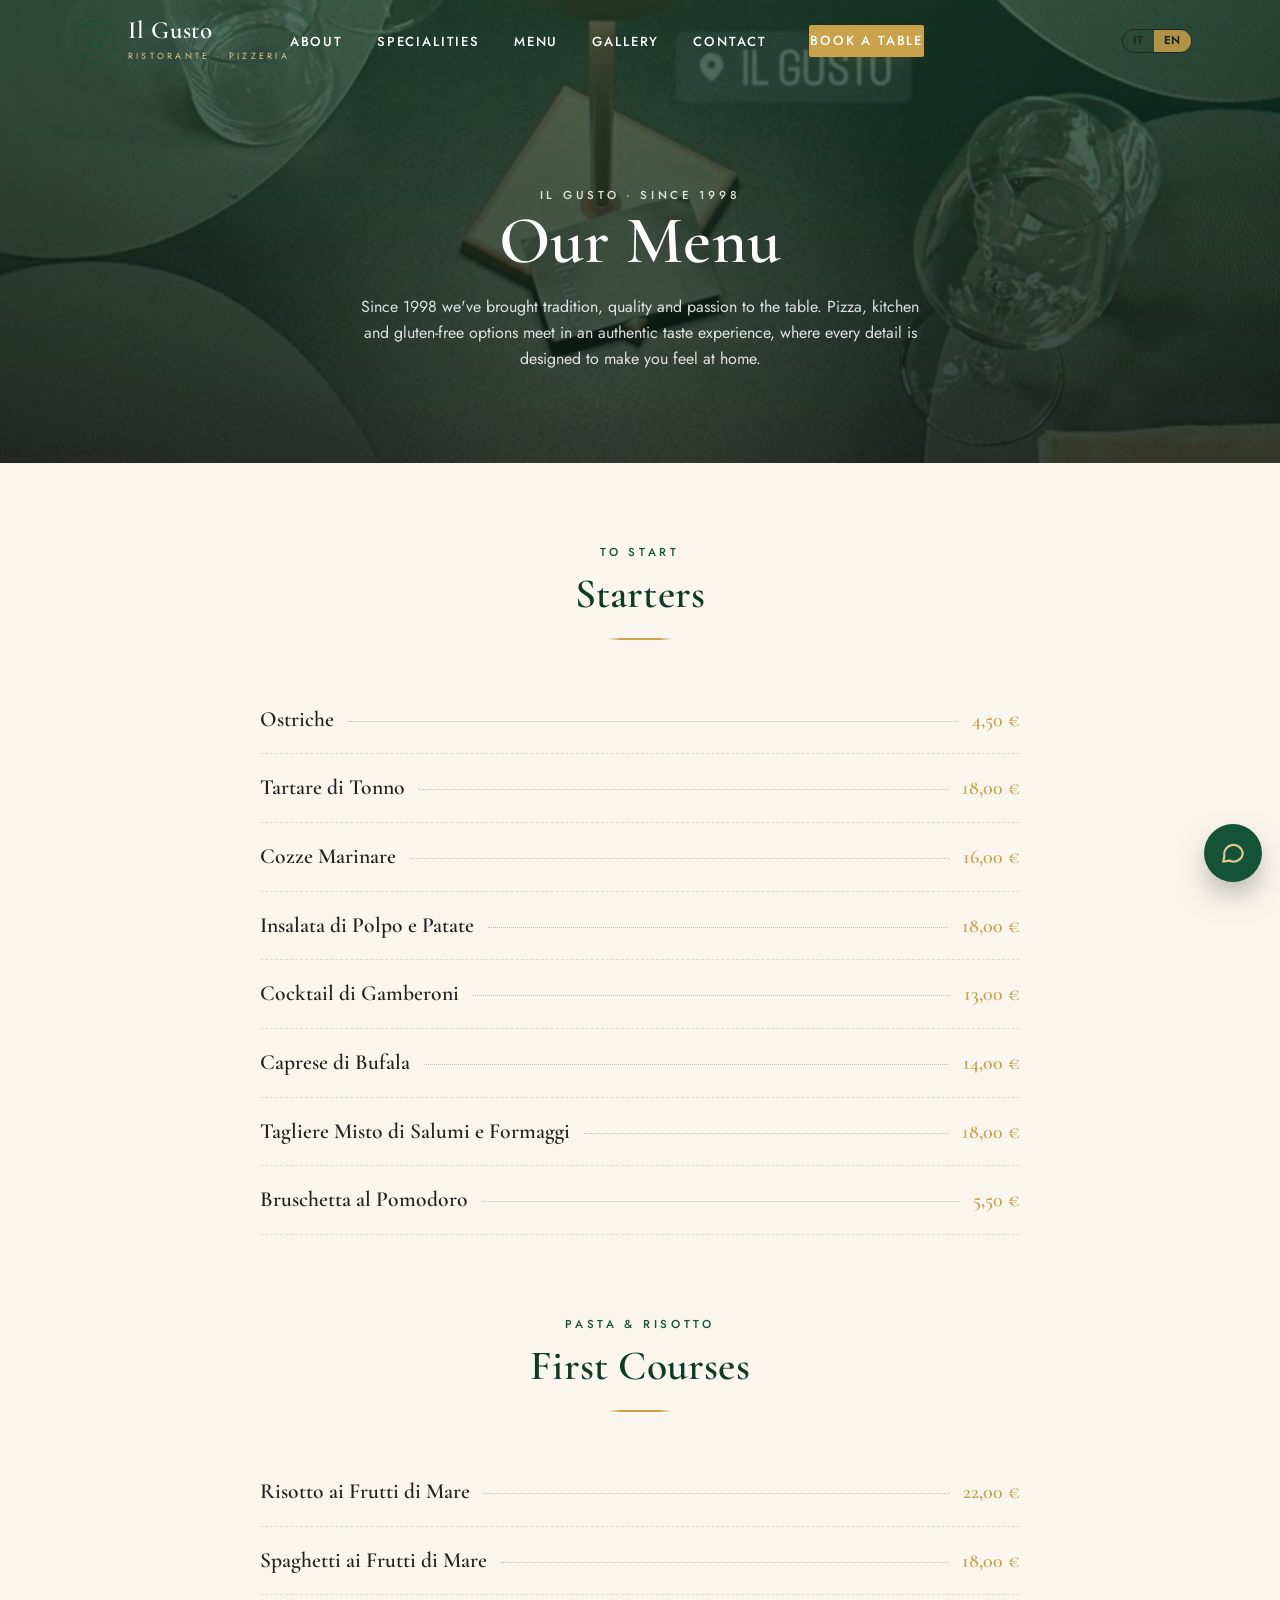
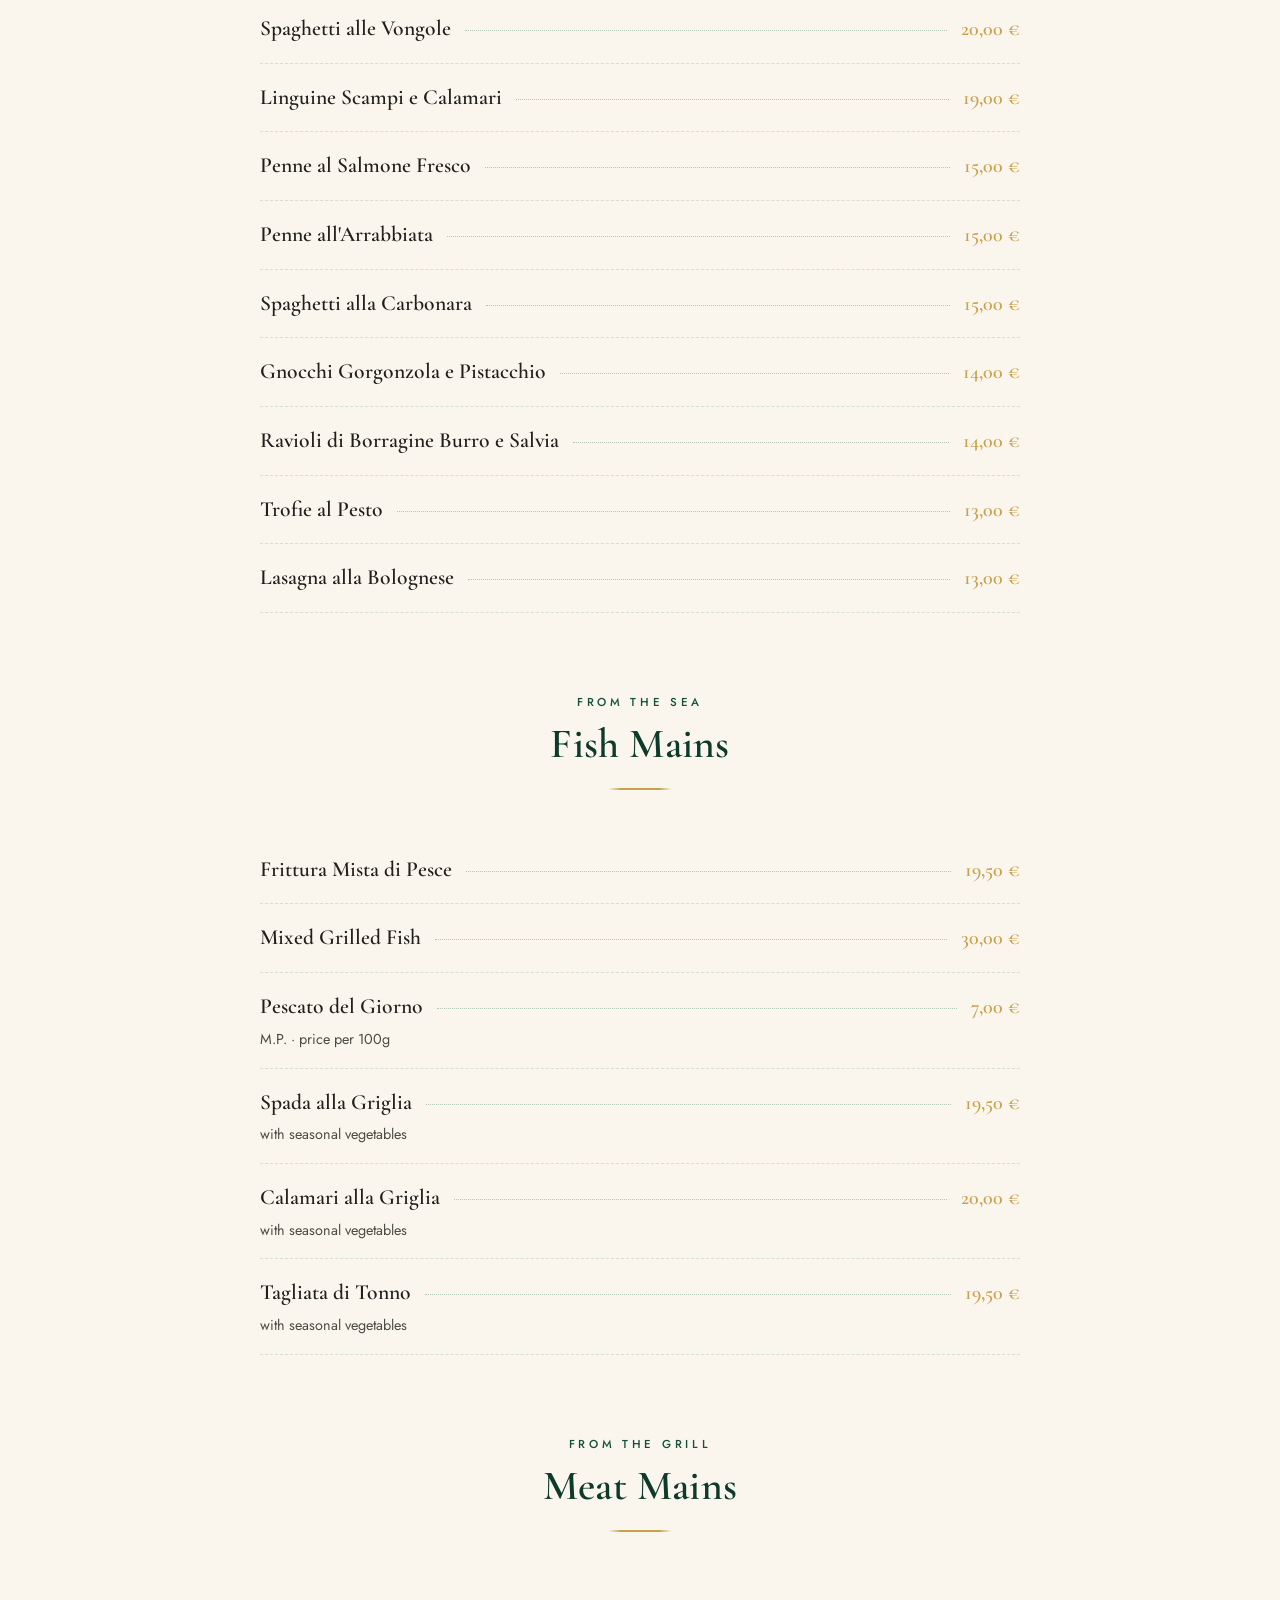
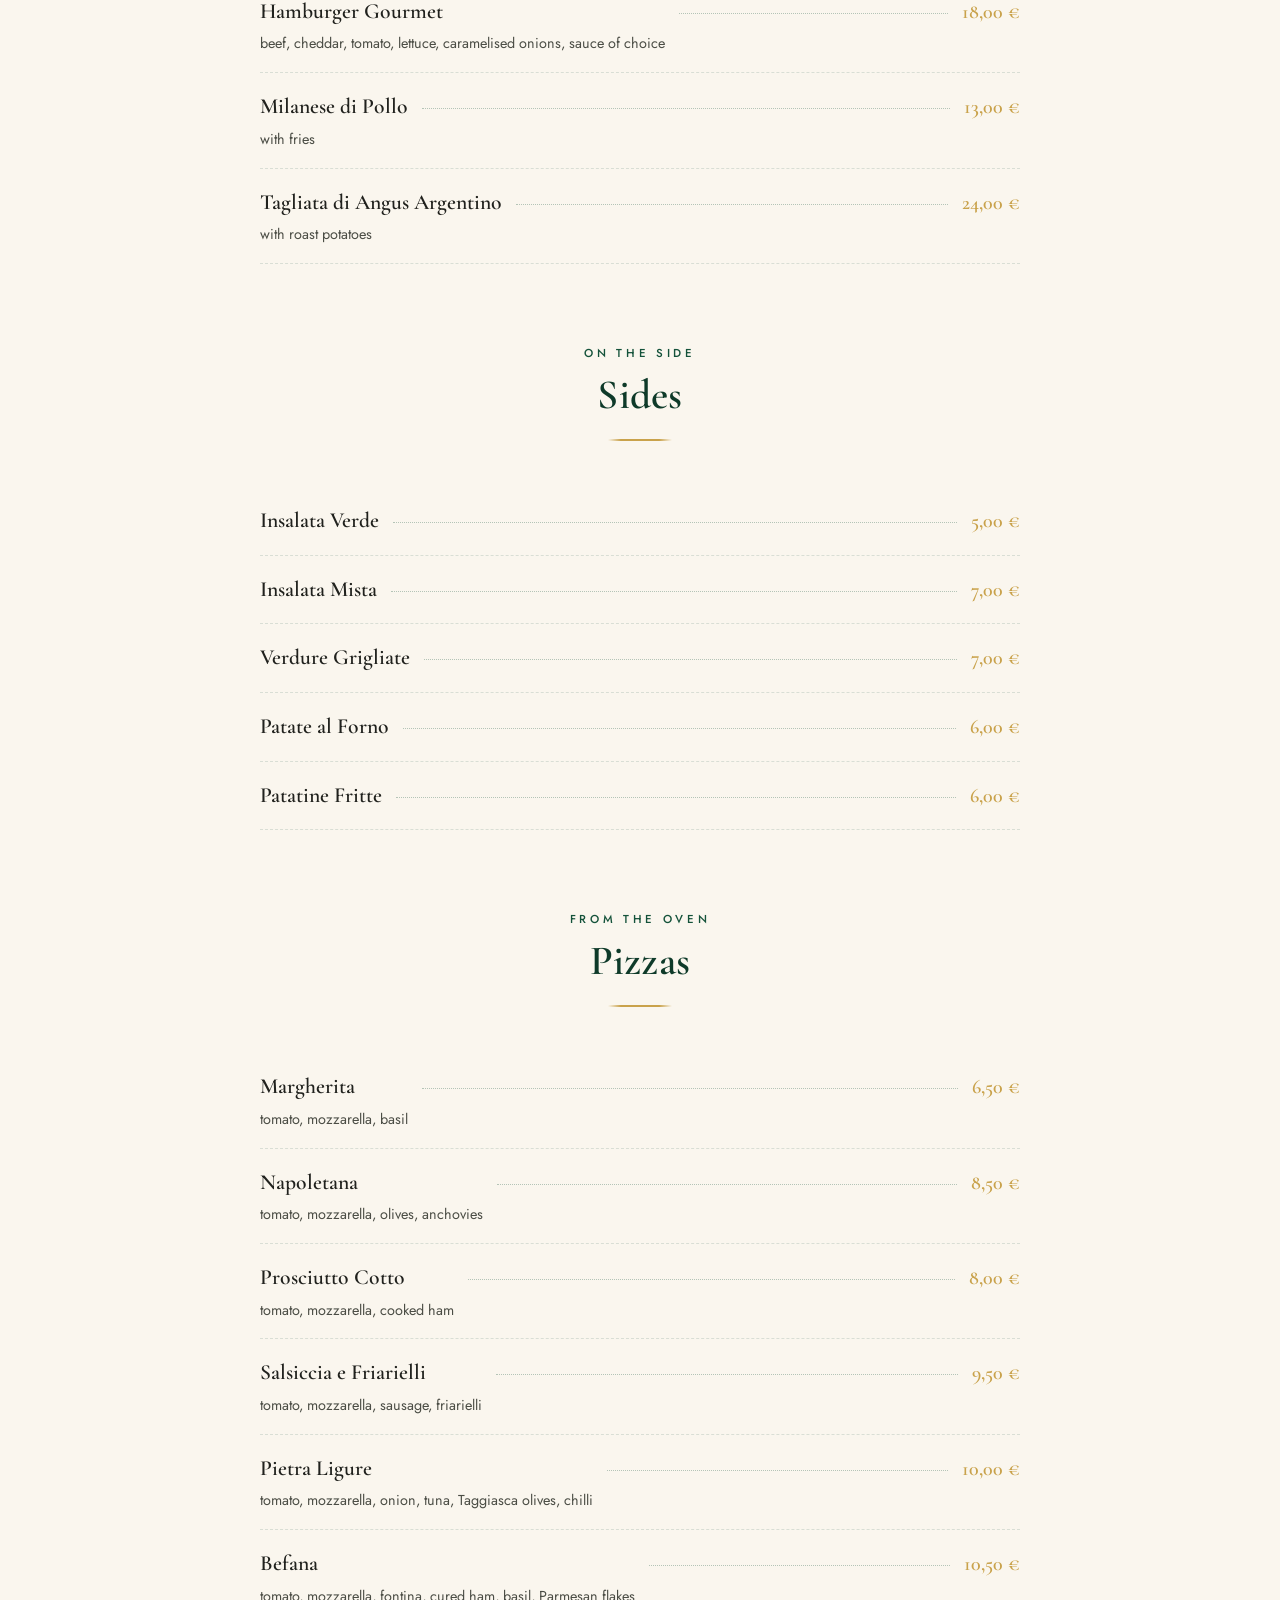
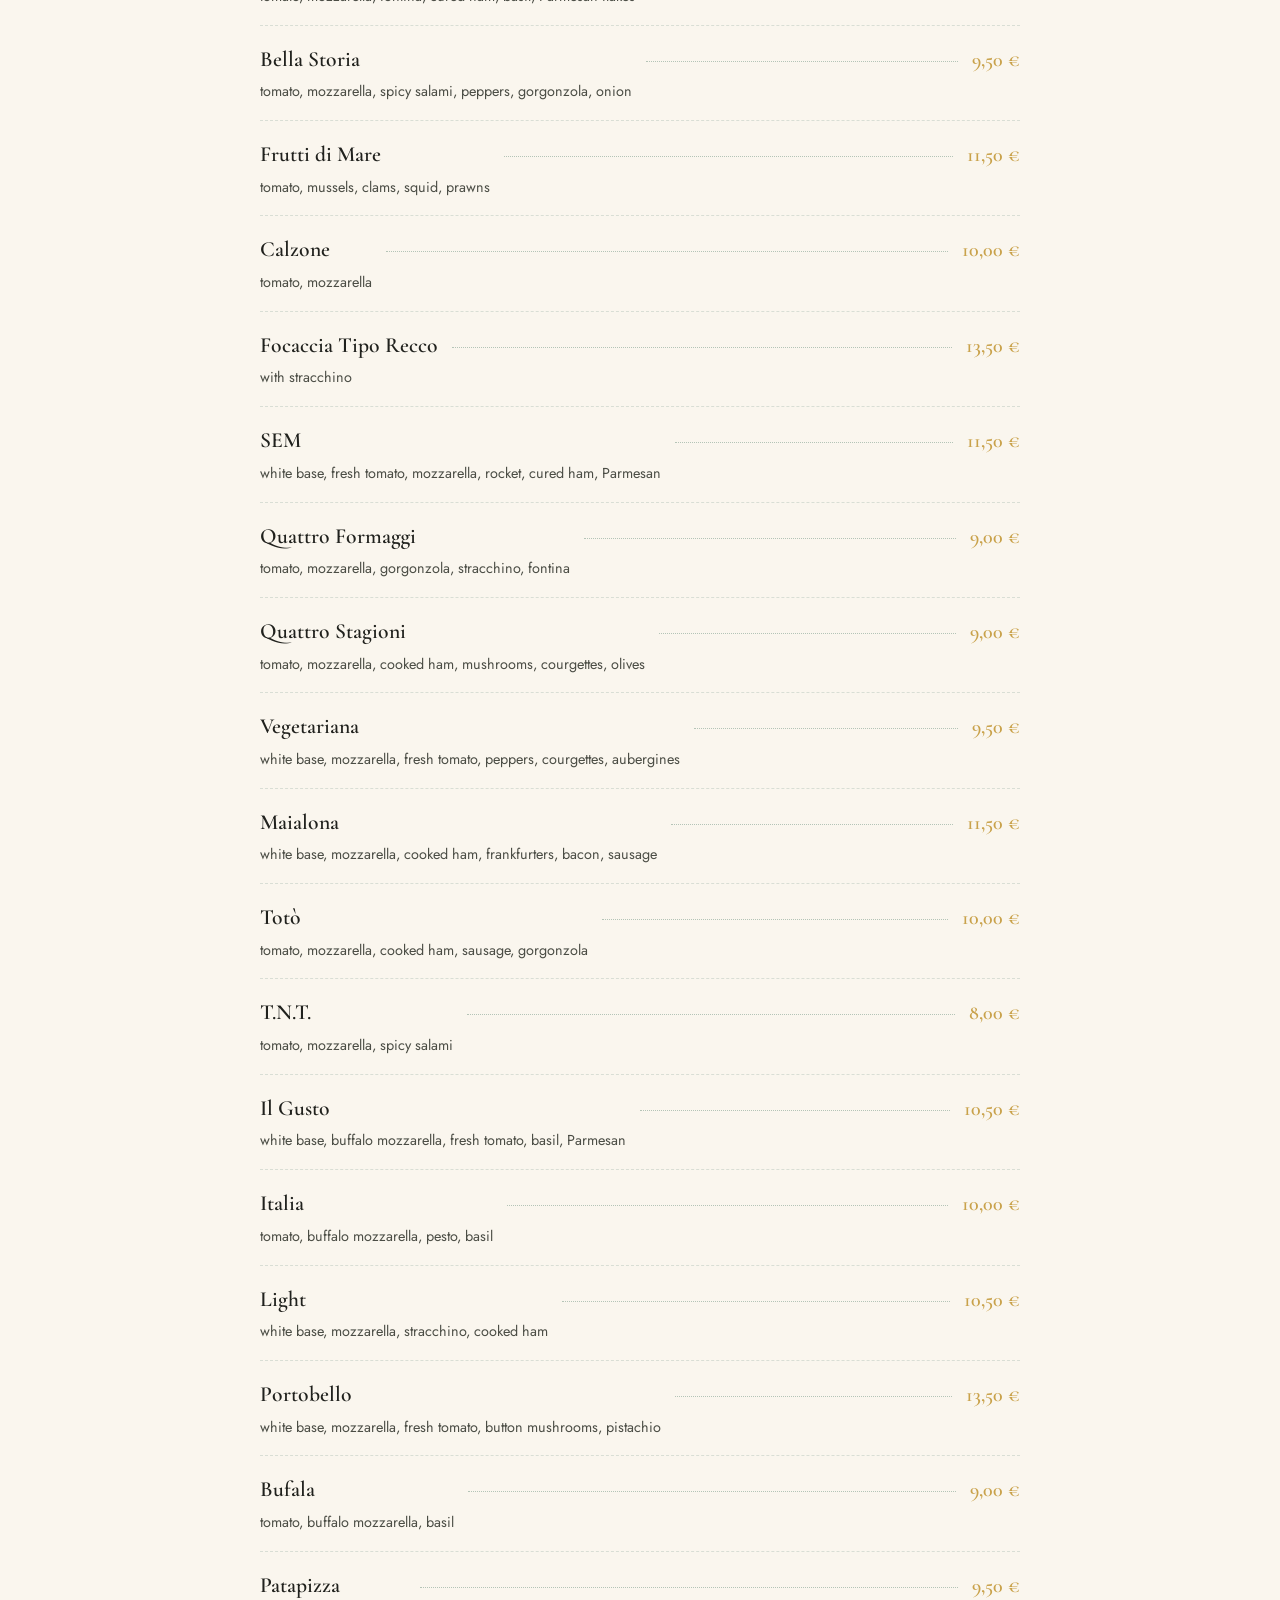
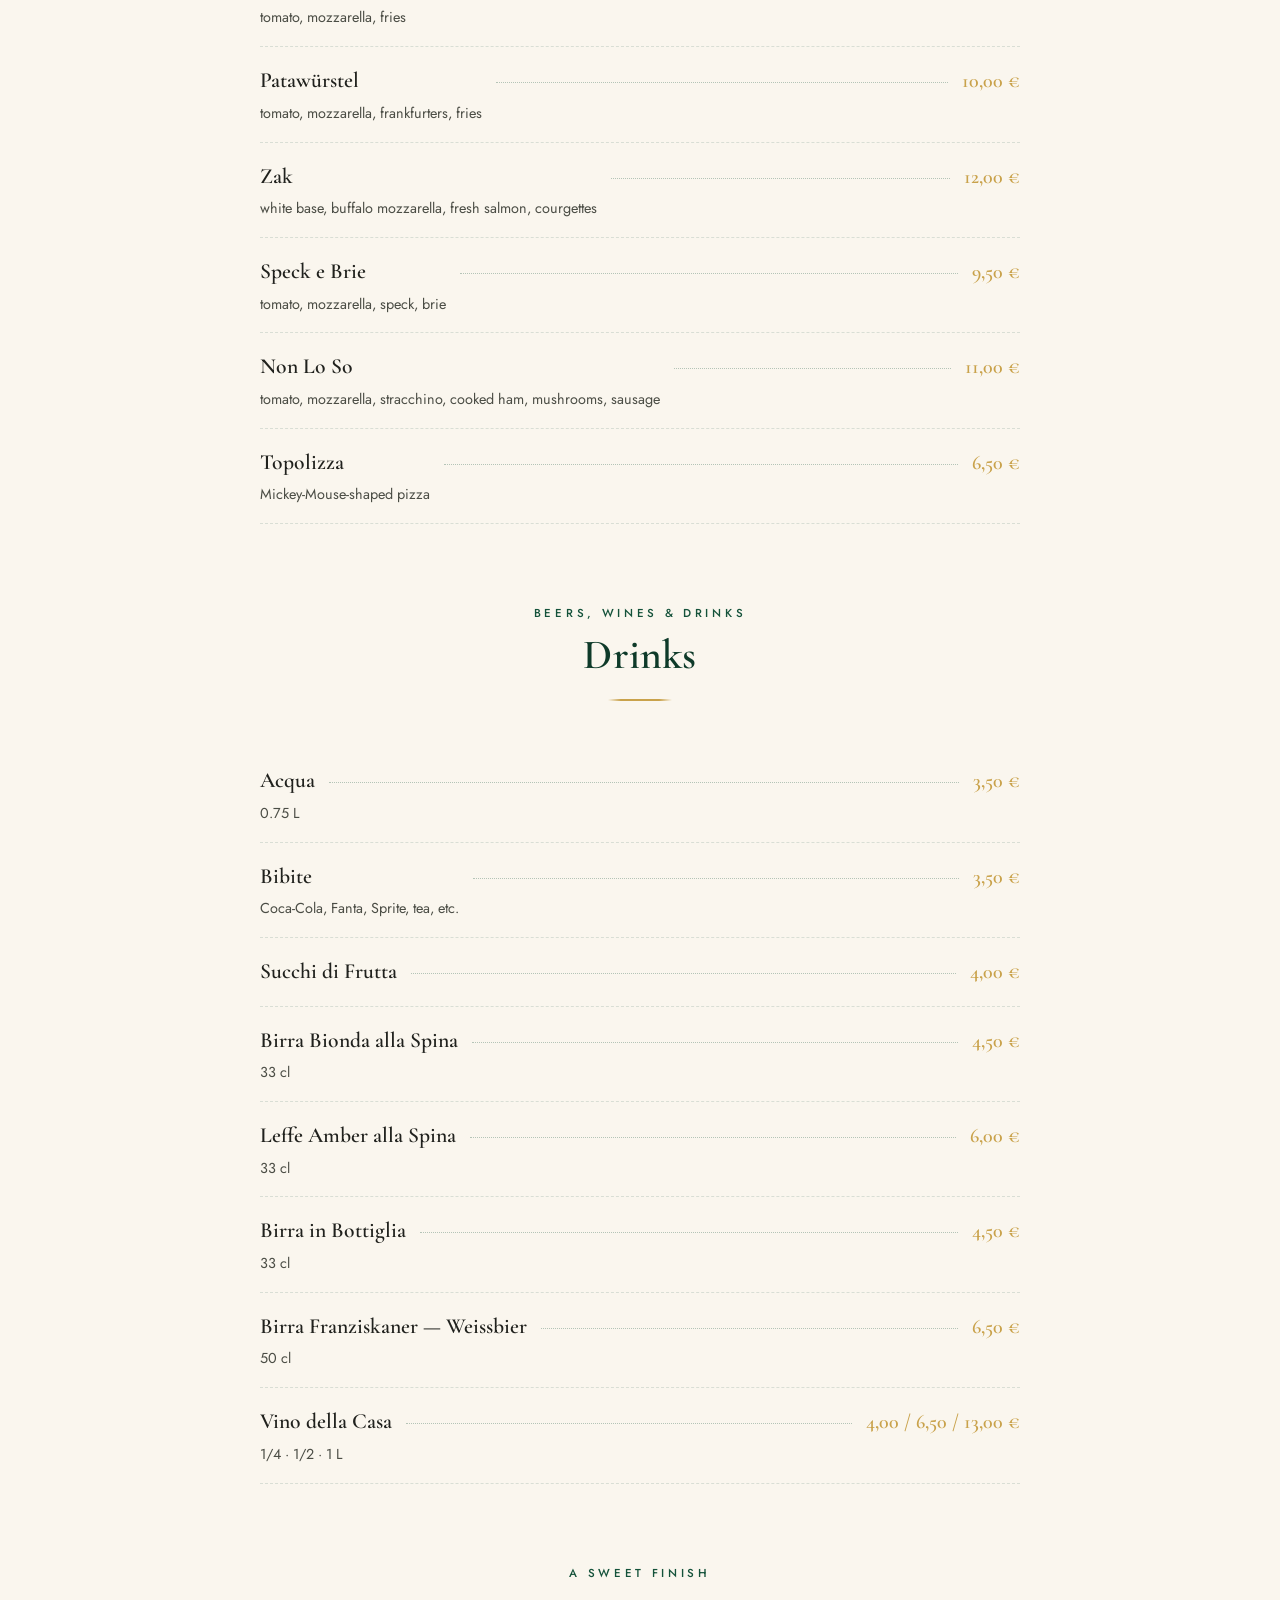
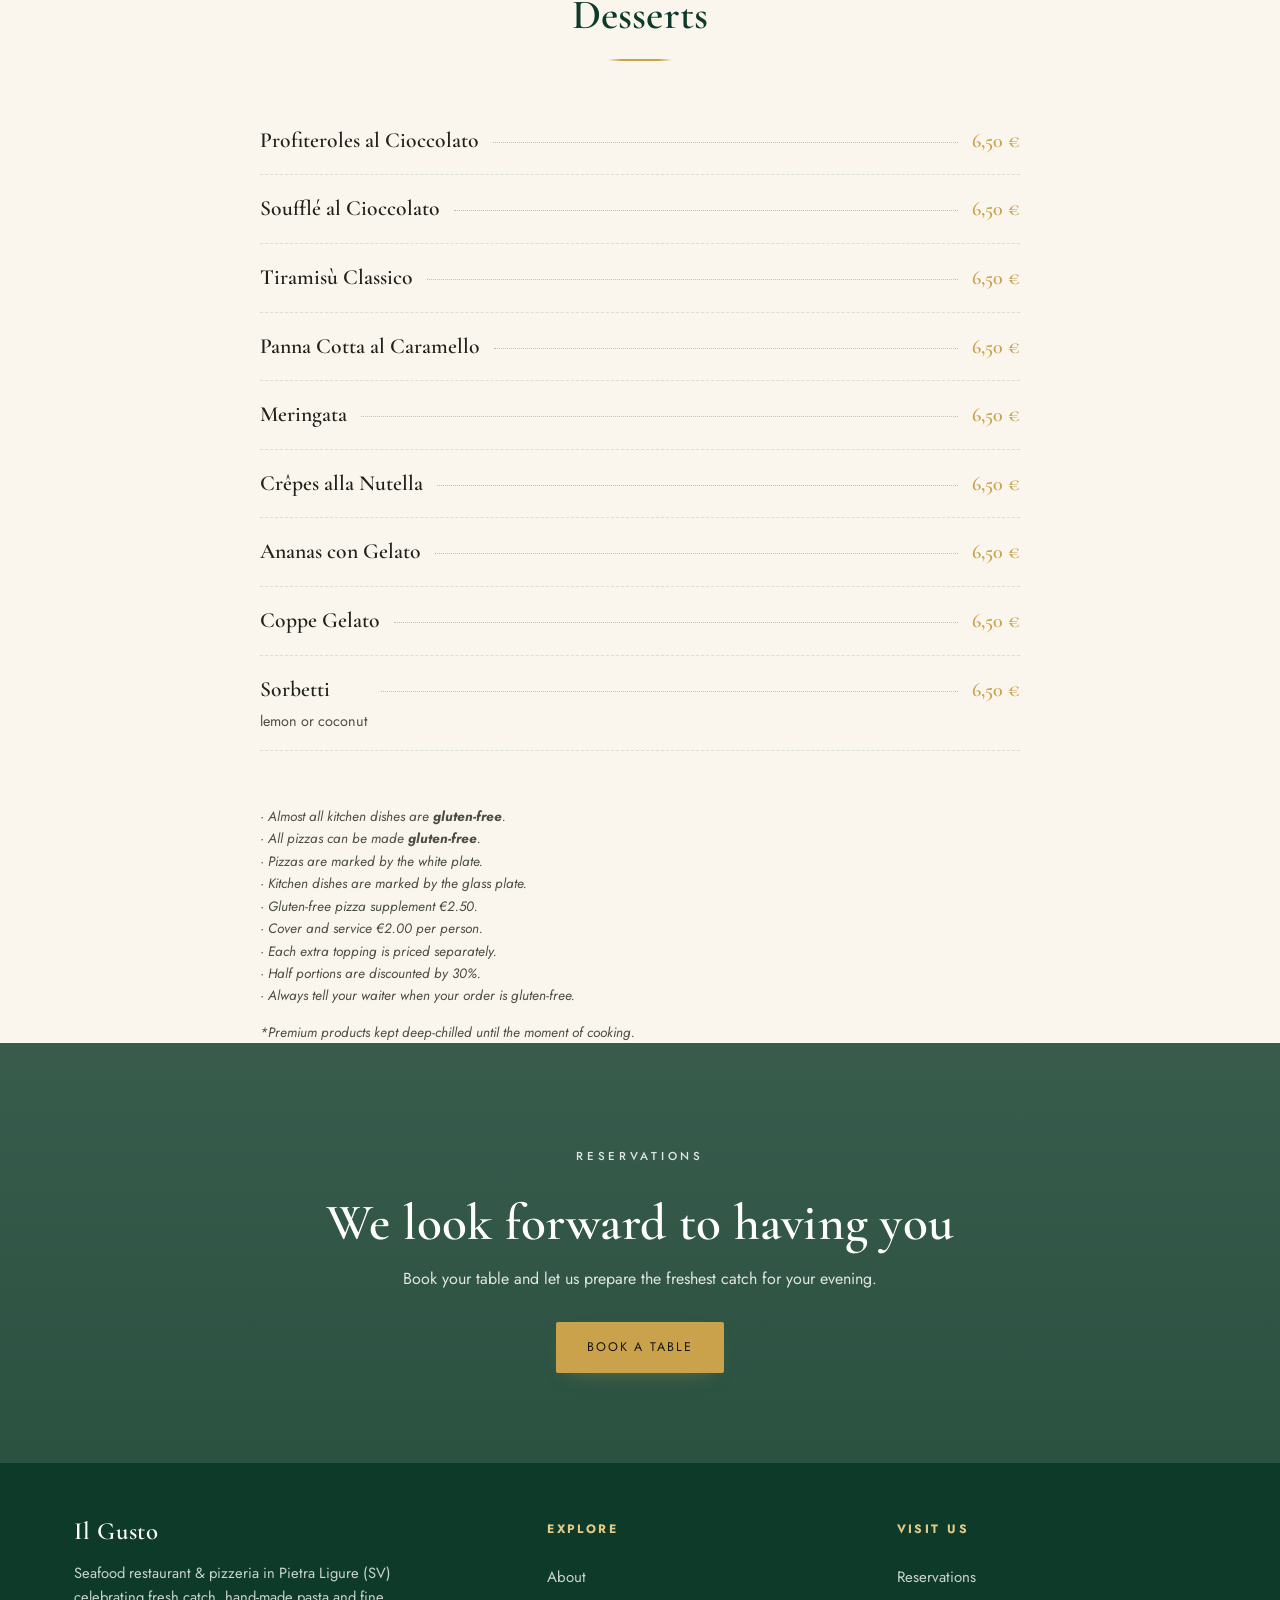
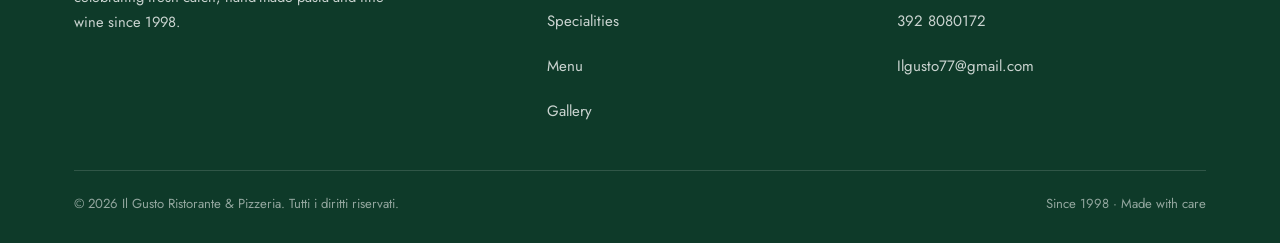
<file: docs/menu.html>
<!DOCTYPE html>
<html lang="it">
<head>
  <meta charset="UTF-8" />
  <meta name="viewport" content="width=device-width, initial-scale=1.0" />

  <title>Menù &amp; Prezzi · Il Gusto Ristorante &amp; Pizzeria a Pietra Ligure (SV)</title>
  <meta name="description" content="Menù e prezzi de Il Gusto a Pietra Ligure (Savona): antipasti di mare, primi ai frutti di mare, secondi di pesce e carne, oltre 25 pizze, dolci fatti in casa e vini. Quasi tutto il menù è senza glutine." />
  <meta name="keywords" content="menù Il Gusto Pietra Ligure, prezzi ristorante Pietra Ligure, menù pesce Pietra Ligure, pizze Pietra Ligure, menù pizzeria Savona, menù senza glutine Pietra Ligure, frutti di mare, pizza Pietra Ligure" />
  <meta name="robots" content="index, follow, max-image-preview:large" />
  <link rel="canonical" href="https://www.ristoranteilgusto.it/menu.html" />

  <meta property="og:type" content="website" />
  <meta property="og:site_name" content="Il Gusto Ristorante & Pizzeria" />
  <meta property="og:title" content="Menù &amp; Prezzi · Il Gusto Ristorante &amp; Pizzeria a Pietra Ligure" />
  <meta property="og:description" content="Antipasti di mare, primi ai frutti di mare, secondi di pesce e carne, oltre 25 pizze e dolci fatti in casa. Quasi tutto il menù è senza glutine." />
  <meta property="og:url" content="https://www.ristoranteilgusto.it/menu.html" />
  <meta property="og:image" content="https://www.ristoranteilgusto.it/assets/img/og-image.jpg" />
  <meta name="twitter:card" content="summary_large_image" />
  <meta name="theme-color" content="#14523a" />

  <!-- ============== SEO: Local / Geo ============== -->
  <meta name="geo.region" content="IT-SV" />
  <meta name="geo.placename" content="Pietra Ligure" />
  <meta name="geo.position" content="44.14887;8.28366" />
  <meta name="ICBM" content="44.14887, 8.28366" />

  <link rel="icon" type="image/svg+xml" href="assets/favicon.svg" />
  <link rel="manifest" href="site.webmanifest" />
  <link rel="preconnect" href="https://fonts.googleapis.com" />
  <link rel="preconnect" href="https://fonts.gstatic.com" crossorigin />
  <link href="https://fonts.googleapis.com/css2?family=Cormorant+Garamond:ital,wght@0,500;0,600;1,500&family=Jost:wght@300;400;500&display=swap" rel="stylesheet" />
  <link rel="stylesheet" href="assets/style.css?v=5" />

  <!-- Breadcrumb structured data -->
  <script type="application/ld+json">
  {
    "@context": "https://schema.org",
    "@type": "BreadcrumbList",
    "itemListElement": [
      { "@type": "ListItem", "position": 1, "name": "Home", "item": "https://www.ristoranteilgusto.it/" },
      { "@type": "ListItem", "position": 2, "name": "Menù", "item": "https://www.ristoranteilgusto.it/menu.html" }
    ]
  }
  </script>
  <!-- Menu structured data (rich result) -->
  <script type="application/ld+json">
  {
    "@context": "https://schema.org",
    "@type": "Menu",
    "name": "Menù · Il Gusto Ristorante & Pizzeria",
    "inLanguage": "it-IT",
    "url": "https://www.ristoranteilgusto.it/menu.html",
    "provider": {
      "@type": "Restaurant",
      "@id": "https://www.ristoranteilgusto.it/#restaurant",
      "name": "Il Gusto Ristorante & Pizzeria"
    },
    "hasMenuSection": [
      { "@type": "MenuSection", "name": "Antipasti" },
      { "@type": "MenuSection", "name": "Primi" },
      { "@type": "MenuSection", "name": "Secondi di Pesce" },
      { "@type": "MenuSection", "name": "Secondi di Carne" },
      { "@type": "MenuSection", "name": "Contorni" },
      { "@type": "MenuSection", "name": "Pizze" },
      { "@type": "MenuSection", "name": "Bevande" },
      { "@type": "MenuSection", "name": "Dessert" }
    ]
  }
  </script>
</head>
<body>

  <header class="site-header scrolled">
    <div class="wrap nav">
      <a class="brand" href="index.html" aria-label="Il Gusto home">
        <span class="brand-mark" style="color: var(--green)">
          <svg viewBox="0 0 100 100" width="42" height="42" aria-hidden="true">
            <circle cx="50" cy="50" r="47" fill="none" stroke="currentColor" stroke-width="2.5"/>
            <text x="50" y="66" text-anchor="middle" font-family="Cormorant Garamond, serif" font-size="54" font-weight="600" fill="currentColor">G</text>
          </svg>
        </span>
        <span>
          <span class="brand-text">Il Gusto</span>
          <span class="brand-sub">Ristorante · Pizzeria</span>
        </span>
      </a>
      <nav>
        <ul class="nav-links">
          <li><a href="index.html#about">Chi siamo</a></li>
          <li><a href="index.html#highlights">Specialità</a></li>
          <li><a href="menu.html">Menù</a></li>
          <li><a href="index.html#gallery">Galleria</a></li>
          <li><a href="index.html#contact">Contatti</a></li>
          <li class="nav-cta"><a class="btn btn-gold" href="index.html#contact">Prenota un Tavolo</a></li>
        </ul>
      </nav>
      <button class="nav-toggle" aria-label="Apri menù" aria-expanded="false">
        <span></span><span></span><span></span>
      </button>
    </div>
  </header>

  <!-- Page hero -->
  <section class="page-hero">
    <div class="wrap">
      <p class="eyebrow">Il Gusto · Dal 1998</p>
      <h1>Il Nostro Menù</h1>
      <p>Dal 1998 portiamo in tavola tradizione, qualità e passione. Pizza, cucina e proposte senza glutine si incontrano in un'esperienza di gusto autentica, dove ogni dettaglio è pensato per farvi sentire a casa.</p>
    </div>
  </section>

  <main>
    <!-- Antipasti -->
    <section class="menu-section">
      <div class="wrap">
        <div class="menu-cat-head reveal">
          <p class="eyebrow dark">Per iniziare</p>
          <h2>Antipasti</h2>
        </div>
        <div class="menu-list">
          <div class="menu-item reveal">
            <div><span class="mi-name">Ostriche</span></div>
            <span class="mi-dots"></span><span class="mi-price">4,50 €</span>
          </div>
          <div class="menu-item reveal">
            <div><span class="mi-name">Tartare di Tonno</span></div>
            <span class="mi-dots"></span><span class="mi-price">18,00 €</span>
          </div>
          <div class="menu-item reveal">
            <div><span class="mi-name">Cozze Marinare</span></div>
            <span class="mi-dots"></span><span class="mi-price">16,00 €</span>
          </div>
          <div class="menu-item reveal">
            <div><span class="mi-name">Insalata di Polpo e Patate</span></div>
            <span class="mi-dots"></span><span class="mi-price">18,00 €</span>
          </div>
          <div class="menu-item reveal">
            <div><span class="mi-name">Cocktail di Gamberoni</span></div>
            <span class="mi-dots"></span><span class="mi-price">13,00 €</span>
          </div>
          <div class="menu-item reveal">
            <div><span class="mi-name">Caprese di Bufala</span></div>
            <span class="mi-dots"></span><span class="mi-price">14,00 €</span>
          </div>
          <div class="menu-item reveal">
            <div><span class="mi-name">Tagliere Misto di Salumi e Formaggi</span></div>
            <span class="mi-dots"></span><span class="mi-price">18,00 €</span>
          </div>
          <div class="menu-item reveal">
            <div><span class="mi-name">Bruschetta al Pomodoro</span></div>
            <span class="mi-dots"></span><span class="mi-price">5,50 €</span>
          </div>
        </div>
      </div>
    </section>

    <!-- Primi -->
    <section class="menu-section">
      <div class="wrap">
        <div class="menu-cat-head reveal">
          <p class="eyebrow dark">Pasta &amp; Risotti</p>
          <h2>Primi</h2>
        </div>
        <div class="menu-list">
          <div class="menu-item reveal">
            <div><span class="mi-name">Risotto ai Frutti di Mare</span></div>
            <span class="mi-dots"></span><span class="mi-price">22,00 €</span>
          </div>
          <div class="menu-item reveal">
            <div><span class="mi-name">Spaghetti ai Frutti di Mare</span></div>
            <span class="mi-dots"></span><span class="mi-price">18,00 €</span>
          </div>
          <div class="menu-item reveal">
            <div><span class="mi-name">Spaghetti alle Vongole</span></div>
            <span class="mi-dots"></span><span class="mi-price">20,00 €</span>
          </div>
          <div class="menu-item reveal">
            <div><span class="mi-name">Linguine Scampi e Calamari</span></div>
            <span class="mi-dots"></span><span class="mi-price">19,00 €</span>
          </div>
          <div class="menu-item reveal">
            <div><span class="mi-name">Penne al Salmone Fresco</span></div>
            <span class="mi-dots"></span><span class="mi-price">15,00 €</span>
          </div>
          <div class="menu-item reveal">
            <div><span class="mi-name">Penne all'Arrabbiata</span></div>
            <span class="mi-dots"></span><span class="mi-price">15,00 €</span>
          </div>
          <div class="menu-item reveal">
            <div><span class="mi-name">Spaghetti alla Carbonara</span></div>
            <span class="mi-dots"></span><span class="mi-price">15,00 €</span>
          </div>
          <div class="menu-item reveal">
            <div><span class="mi-name">Gnocchi Gorgonzola e Pistacchio</span></div>
            <span class="mi-dots"></span><span class="mi-price">14,00 €</span>
          </div>
          <div class="menu-item reveal">
            <div><span class="mi-name">Ravioli di Borragine Burro e Salvia</span></div>
            <span class="mi-dots"></span><span class="mi-price">14,00 €</span>
          </div>
          <div class="menu-item reveal">
            <div><span class="mi-name">Trofie al Pesto</span></div>
            <span class="mi-dots"></span><span class="mi-price">13,00 €</span>
          </div>
          <div class="menu-item reveal">
            <div><span class="mi-name">Lasagna alla Bolognese</span></div>
            <span class="mi-dots"></span><span class="mi-price">13,00 €</span>
          </div>
        </div>
      </div>
    </section>

    <!-- Secondi di pesce -->
    <section class="menu-section">
      <div class="wrap">
        <div class="menu-cat-head reveal">
          <p class="eyebrow dark">Dal mare</p>
          <h2>Secondi di Pesce</h2>
        </div>
        <div class="menu-list">
          <div class="menu-item reveal">
            <div><span class="mi-name">Frittura Mista di Pesce</span></div>
            <span class="mi-dots"></span><span class="mi-price">19,50 €</span>
          </div>
          <div class="menu-item reveal">
            <div><span class="mi-name">Grigliata Mista di Pesce</span></div>
            <span class="mi-dots"></span><span class="mi-price">30,00 €</span>
          </div>
          <div class="menu-item reveal">
            <div><span class="mi-name">Pescato del Giorno</span><span class="mi-desc">S.Q. · prezzo all'etto</span></div>
            <span class="mi-dots"></span><span class="mi-price">7,00 €</span>
          </div>
          <div class="menu-item reveal">
            <div><span class="mi-name">Spada alla Griglia</span><span class="mi-desc">con verdure di stagione</span></div>
            <span class="mi-dots"></span><span class="mi-price">19,50 €</span>
          </div>
          <div class="menu-item reveal">
            <div><span class="mi-name">Calamari alla Griglia</span><span class="mi-desc">con verdure di stagione</span></div>
            <span class="mi-dots"></span><span class="mi-price">20,00 €</span>
          </div>
          <div class="menu-item reveal">
            <div><span class="mi-name">Tagliata di Tonno</span><span class="mi-desc">con verdure di stagione</span></div>
            <span class="mi-dots"></span><span class="mi-price">19,50 €</span>
          </div>
        </div>
      </div>
    </section>

    <!-- Secondi di carne -->
    <section class="menu-section">
      <div class="wrap">
        <div class="menu-cat-head reveal">
          <p class="eyebrow dark">Dalla griglia</p>
          <h2>Secondi di Carne</h2>
        </div>
        <div class="menu-list">
          <div class="menu-item reveal">
            <div><span class="mi-name">Hamburger Gourmet</span><span class="mi-desc">carne, cheddar, pomodori, insalata, cipolle caramellate, salsa a scelta</span></div>
            <span class="mi-dots"></span><span class="mi-price">18,00 €</span>
          </div>
          <div class="menu-item reveal">
            <div><span class="mi-name">Milanese di Pollo</span><span class="mi-desc">con patate fritte</span></div>
            <span class="mi-dots"></span><span class="mi-price">13,00 €</span>
          </div>
          <div class="menu-item reveal">
            <div><span class="mi-name">Tagliata di Angus Argentino</span><span class="mi-desc">con patate al forno</span></div>
            <span class="mi-dots"></span><span class="mi-price">24,00 €</span>
          </div>
        </div>
      </div>
    </section>

    <!-- Contorni -->
    <section class="menu-section">
      <div class="wrap">
        <div class="menu-cat-head reveal">
          <p class="eyebrow dark">Da accompagnare</p>
          <h2>Contorni</h2>
        </div>
        <div class="menu-list">
          <div class="menu-item reveal">
            <div><span class="mi-name">Insalata Verde</span></div>
            <span class="mi-dots"></span><span class="mi-price">5,00 €</span>
          </div>
          <div class="menu-item reveal">
            <div><span class="mi-name">Insalata Mista</span></div>
            <span class="mi-dots"></span><span class="mi-price">7,00 €</span>
          </div>
          <div class="menu-item reveal">
            <div><span class="mi-name">Verdure Grigliate</span></div>
            <span class="mi-dots"></span><span class="mi-price">7,00 €</span>
          </div>
          <div class="menu-item reveal">
            <div><span class="mi-name">Patate al Forno</span></div>
            <span class="mi-dots"></span><span class="mi-price">6,00 €</span>
          </div>
          <div class="menu-item reveal">
            <div><span class="mi-name">Patatine Fritte</span></div>
            <span class="mi-dots"></span><span class="mi-price">6,00 €</span>
          </div>
        </div>
      </div>
    </section>

    <!-- Pizze -->
    <section class="menu-section">
      <div class="wrap">
        <div class="menu-cat-head reveal">
          <p class="eyebrow dark">Dal forno</p>
          <h2>Pizze</h2>
        </div>
        <div class="menu-list">
          <div class="menu-item reveal">
            <div><span class="mi-name">Margherita</span><span class="mi-desc">pomodoro, mozzarella, basilico</span></div>
            <span class="mi-dots"></span><span class="mi-price">6,50 €</span>
          </div>
          <div class="menu-item reveal">
            <div><span class="mi-name">Napoletana</span><span class="mi-desc">pomodoro, mozzarella, olive, acciughe</span></div>
            <span class="mi-dots"></span><span class="mi-price">8,50 €</span>
          </div>
          <div class="menu-item reveal">
            <div><span class="mi-name">Prosciutto Cotto</span><span class="mi-desc">pomodoro, mozzarella, cotto</span></div>
            <span class="mi-dots"></span><span class="mi-price">8,00 €</span>
          </div>
          <div class="menu-item reveal">
            <div><span class="mi-name">Salsiccia e Friarielli</span><span class="mi-desc">pomodoro, mozzarella, salsiccia, friarielli</span></div>
            <span class="mi-dots"></span><span class="mi-price">9,50 €</span>
          </div>
          <div class="menu-item reveal">
            <div><span class="mi-name">Pietra Ligure</span><span class="mi-desc">pomodoro, mozzarella, cipolla, tonno, olive taggiasche, peperoncino</span></div>
            <span class="mi-dots"></span><span class="mi-price">10,00 €</span>
          </div>
          <div class="menu-item reveal">
            <div><span class="mi-name">Befana</span><span class="mi-desc">pomodoro, mozzarella, fontina, crudo, basilico, scaglie di Parmigiano</span></div>
            <span class="mi-dots"></span><span class="mi-price">10,50 €</span>
          </div>
          <div class="menu-item reveal">
            <div><span class="mi-name">Bella Storia</span><span class="mi-desc">pomodoro, mozzarella, salame piccante, peperoni, gorgonzola, cipolla</span></div>
            <span class="mi-dots"></span><span class="mi-price">9,50 €</span>
          </div>
          <div class="menu-item reveal">
            <div><span class="mi-name">Frutti di Mare</span><span class="mi-desc">pomodoro, cozze, vongole, calamari, gamberi</span></div>
            <span class="mi-dots"></span><span class="mi-price">11,50 €</span>
          </div>
          <div class="menu-item reveal">
            <div><span class="mi-name">Calzone</span><span class="mi-desc">pomodoro, mozzarella</span></div>
            <span class="mi-dots"></span><span class="mi-price">10,00 €</span>
          </div>
          <div class="menu-item reveal">
            <div><span class="mi-name">Focaccia Tipo Recco</span><span class="mi-desc">con stracchino</span></div>
            <span class="mi-dots"></span><span class="mi-price">13,50 €</span>
          </div>
          <div class="menu-item reveal">
            <div><span class="mi-name">SEM</span><span class="mi-desc">bianca, pomodoro fresco, mozzarella, rucola, crudo, Parmigiano</span></div>
            <span class="mi-dots"></span><span class="mi-price">11,50 €</span>
          </div>
          <div class="menu-item reveal">
            <div><span class="mi-name">Quattro Formaggi</span><span class="mi-desc">pomodoro, mozzarella, gorgonzola, stracchino, fontina</span></div>
            <span class="mi-dots"></span><span class="mi-price">9,00 €</span>
          </div>
          <div class="menu-item reveal">
            <div><span class="mi-name">Quattro Stagioni</span><span class="mi-desc">pomodoro, mozzarella, cotto, funghi, zucchine, olive</span></div>
            <span class="mi-dots"></span><span class="mi-price">9,00 €</span>
          </div>
          <div class="menu-item reveal">
            <div><span class="mi-name">Vegetariana</span><span class="mi-desc">bianca, mozzarella, pomodoro fresco, peperoni, zucchine, melanzane</span></div>
            <span class="mi-dots"></span><span class="mi-price">9,50 €</span>
          </div>
          <div class="menu-item reveal">
            <div><span class="mi-name">Maialona</span><span class="mi-desc">bianca, mozzarella, cotto, würstel, pancetta, salsiccia</span></div>
            <span class="mi-dots"></span><span class="mi-price">11,50 €</span>
          </div>
          <div class="menu-item reveal">
            <div><span class="mi-name">Totò</span><span class="mi-desc">pomodoro, mozzarella, cotto, salsiccia, gorgonzola</span></div>
            <span class="mi-dots"></span><span class="mi-price">10,00 €</span>
          </div>
          <div class="menu-item reveal">
            <div><span class="mi-name">T.N.T.</span><span class="mi-desc">pomodoro, mozzarella, salame piccante</span></div>
            <span class="mi-dots"></span><span class="mi-price">8,00 €</span>
          </div>
          <div class="menu-item reveal">
            <div><span class="mi-name">Il Gusto</span><span class="mi-desc">bianca, bufala, pomodoro fresco, basilico, Parmigiano</span></div>
            <span class="mi-dots"></span><span class="mi-price">10,50 €</span>
          </div>
          <div class="menu-item reveal">
            <div><span class="mi-name">Italia</span><span class="mi-desc">pomodoro, bufala, pesto, basilico</span></div>
            <span class="mi-dots"></span><span class="mi-price">10,00 €</span>
          </div>
          <div class="menu-item reveal">
            <div><span class="mi-name">Light</span><span class="mi-desc">bianca, mozzarella, stracchino, cotto</span></div>
            <span class="mi-dots"></span><span class="mi-price">10,50 €</span>
          </div>
          <div class="menu-item reveal">
            <div><span class="mi-name">Portobello</span><span class="mi-desc">bianca, mozzarella, pomodoro fresco, funghi prataioli, pistacchio</span></div>
            <span class="mi-dots"></span><span class="mi-price">13,50 €</span>
          </div>
          <div class="menu-item reveal">
            <div><span class="mi-name">Bufala</span><span class="mi-desc">pomodoro, bufala, basilico</span></div>
            <span class="mi-dots"></span><span class="mi-price">9,00 €</span>
          </div>
          <div class="menu-item reveal">
            <div><span class="mi-name">Patapizza</span><span class="mi-desc">pomodoro, mozzarella, patate fritte</span></div>
            <span class="mi-dots"></span><span class="mi-price">9,50 €</span>
          </div>
          <div class="menu-item reveal">
            <div><span class="mi-name">Patawürstel</span><span class="mi-desc">pomodoro, mozzarella, würstel, patate fritte</span></div>
            <span class="mi-dots"></span><span class="mi-price">10,00 €</span>
          </div>
          <div class="menu-item reveal">
            <div><span class="mi-name">Zak</span><span class="mi-desc">bianca, bufala, salmone fresco, zucchine</span></div>
            <span class="mi-dots"></span><span class="mi-price">12,00 €</span>
          </div>
          <div class="menu-item reveal">
            <div><span class="mi-name">Speck e Brie</span><span class="mi-desc">pomodoro, mozzarella, speck, brie</span></div>
            <span class="mi-dots"></span><span class="mi-price">9,50 €</span>
          </div>
          <div class="menu-item reveal">
            <div><span class="mi-name">Non Lo So</span><span class="mi-desc">pomodoro, mozzarella, stracchino, cotto, funghi, salsiccia</span></div>
            <span class="mi-dots"></span><span class="mi-price">11,00 €</span>
          </div>
          <div class="menu-item reveal">
            <div><span class="mi-name">Topolizza</span><span class="mi-desc">pizza a forma di Topolino</span></div>
            <span class="mi-dots"></span><span class="mi-price">6,50 €</span>
          </div>
        </div>
      </div>
    </section>

    <!-- Bevande -->
    <section class="menu-section">
      <div class="wrap">
        <div class="menu-cat-head reveal">
          <p class="eyebrow dark">Birre, vini &amp; bibite</p>
          <h2>Bevande</h2>
        </div>
        <div class="menu-list">
          <div class="menu-item reveal">
            <div><span class="mi-name">Acqua</span><span class="mi-desc">0,75 cl</span></div>
            <span class="mi-dots"></span><span class="mi-price">3,50 €</span>
          </div>
          <div class="menu-item reveal">
            <div><span class="mi-name">Bibite</span><span class="mi-desc">Coca Cola, Fanta, Sprite, the, ecc.</span></div>
            <span class="mi-dots"></span><span class="mi-price">3,50 €</span>
          </div>
          <div class="menu-item reveal">
            <div><span class="mi-name">Succhi di Frutta</span></div>
            <span class="mi-dots"></span><span class="mi-price">4,00 €</span>
          </div>
          <div class="menu-item reveal">
            <div><span class="mi-name">Birra Bionda alla Spina</span><span class="mi-desc">33 cl</span></div>
            <span class="mi-dots"></span><span class="mi-price">4,50 €</span>
          </div>
          <div class="menu-item reveal">
            <div><span class="mi-name">Leffe Amber alla Spina</span><span class="mi-desc">33 cl</span></div>
            <span class="mi-dots"></span><span class="mi-price">6,00 €</span>
          </div>
          <div class="menu-item reveal">
            <div><span class="mi-name">Birra in Bottiglia</span><span class="mi-desc">33 cl</span></div>
            <span class="mi-dots"></span><span class="mi-price">4,50 €</span>
          </div>
          <div class="menu-item reveal">
            <div><span class="mi-name">Birra Franziskaner — Weissbier</span><span class="mi-desc">50 cl</span></div>
            <span class="mi-dots"></span><span class="mi-price">6,50 €</span>
          </div>
          <div class="menu-item reveal">
            <div><span class="mi-name">Vino della Casa</span><span class="mi-desc">1/4 · 1/2 · 1 L</span></div>
            <span class="mi-dots"></span><span class="mi-price">4,00 / 6,50 / 13,00 €</span>
          </div>
        </div>
      </div>
    </section>

    <!-- Dessert -->
    <section class="menu-section">
      <div class="wrap">
        <div class="menu-cat-head reveal">
          <p class="eyebrow dark">Per finire in dolcezza</p>
          <h2>Dessert</h2>
        </div>
        <div class="menu-list">
          <div class="menu-item reveal">
            <div><span class="mi-name">Profiteroles al Cioccolato</span></div>
            <span class="mi-dots"></span><span class="mi-price">6,50 €</span>
          </div>
          <div class="menu-item reveal">
            <div><span class="mi-name">Soufflé al Cioccolato</span></div>
            <span class="mi-dots"></span><span class="mi-price">6,50 €</span>
          </div>
          <div class="menu-item reveal">
            <div><span class="mi-name">Tiramisù Classico</span></div>
            <span class="mi-dots"></span><span class="mi-price">6,50 €</span>
          </div>
          <div class="menu-item reveal">
            <div><span class="mi-name">Panna Cotta al Caramello</span></div>
            <span class="mi-dots"></span><span class="mi-price">6,50 €</span>
          </div>
          <div class="menu-item reveal">
            <div><span class="mi-name">Meringata</span></div>
            <span class="mi-dots"></span><span class="mi-price">6,50 €</span>
          </div>
          <div class="menu-item reveal">
            <div><span class="mi-name">Crêpes alla Nutella</span></div>
            <span class="mi-dots"></span><span class="mi-price">6,50 €</span>
          </div>
          <div class="menu-item reveal">
            <div><span class="mi-name">Ananas con Gelato</span></div>
            <span class="mi-dots"></span><span class="mi-price">6,50 €</span>
          </div>
          <div class="menu-item reveal">
            <div><span class="mi-name">Coppe Gelato</span></div>
            <span class="mi-dots"></span><span class="mi-price">6,50 €</span>
          </div>
          <div class="menu-item reveal">
            <div><span class="mi-name">Sorbetti</span><span class="mi-desc">limone o cocco</span></div>
            <span class="mi-dots"></span><span class="mi-price">6,50 €</span>
          </div>
        </div>

        <div class="menu-note" style="text-align:left; max-width:760px;">
          <ul style="list-style:none; padding:0; margin:0 0 14px;">
            <li data-en="· Almost all kitchen dishes are <strong>gluten-free</strong>.">· Quasi tutto il menù della cucina è <strong>Senza Glutine</strong>.</li>
            <li data-en="· All pizzas can be made <strong>gluten-free</strong>.">· Le pizze possono essere tutte <strong>Senza Glutine</strong>.</li>
            <li data-en="· Pizzas are marked by the white plate.">· Il segno distintivo delle pizze è il piatto bianco.</li>
            <li data-en="· Kitchen dishes are marked by the glass plate.">· Il segno distintivo della cucina è il piatto di vetro.</li>
            <li data-en="· Gluten-free pizza supplement €2.50.">· Supplemento pizza Senza Glutine 2,50 €.</li>
            <li data-en="· Cover and service €2.00 per person.">· Coperto e servizio 2,00 € a persona.</li>
            <li data-en="· Each extra topping is priced separately.">· Per ogni supplemento il prezzo varia.</li>
            <li data-en="· Half portions are discounted by 30%.">· Le mezze porzioni hanno una riduzione del prezzo pari al 30%.</li>
            <li data-en="· Always tell your waiter when your order is gluten-free.">· Specificare sempre ad ogni ordinazione al cameriere se l'ordinazione è Senza Glutine.</li>
          </ul>
          <p style="margin:0;" data-en="*Premium products kept deep-chilled until the moment of cooking.">*Prodotti di prima qualità conservati in regime di freddo spinto sino al momento della cottura.</p>
        </div>
      </div>
    </section>

    <!-- CTA -->
    <section class="cta-strip">
      <div class="wrap reveal">
        <p class="eyebrow">Prenotazioni</p>
        <h2>Ti aspettiamo a tavola</h2>
        <p>Prenota il tuo tavolo e lasciaci preparare il pescato più fresco per la tua serata.</p>
        <a class="btn btn-gold" href="index.html#contact">Prenota un Tavolo</a>
      </div>
    </section>
  </main>

  <footer class="site-footer">
    <div class="wrap">
      <div class="footer-grid">
        <div>
          <span class="brand-text">Il Gusto</span>
          <p>Ristorante di pesce &amp; pizzeria a Pietra Ligure (SV) che celebra il pescato fresco, la pasta fatta a mano e il buon vino dal 1998.</p>
        </div>
        <div class="footer-col">
          <h4>Esplora</h4>
          <ul>
            <li><a href="index.html#about">Chi siamo</a></li>
            <li><a href="index.html#highlights">Specialità</a></li>
            <li><a href="menu.html">Menù</a></li>
            <li><a href="index.html#gallery">Galleria</a></li>
          </ul>
        </div>
        <div class="footer-col">
          <h4>Vieni a trovarci</h4>
          <ul>
            <li><a href="index.html#contact">Prenotazioni</a></li>
            <li><a href="tel:+393928080172">392 8080172</a></li>
            <li><a href="mailto:Ilgusto77@gmail.com">Ilgusto77@gmail.com</a></li>
          </ul>
        </div>
      </div>
      <div class="footer-bottom">
        <span>&copy; <span id="year">2026</span> Il Gusto Ristorante &amp; Pizzeria. Tutti i diritti riservati.</span>
        <span>Dal 1998 · Fatto con cura</span>
      </div>
    </div>
  </footer>

  <script src="assets/main.js"></script>
  <script src="assets/i18n.js"></script>
  <script src="assets/chat.js"></script>
</body>
</html>
</file>
<file: docs/assets/style.css>
/* ===========================================================
   Il Gusto — Ristorante · Pizzeria (est. 1998)
   Elegant, lightweight stylesheet. No frameworks.
   Brand: deep green + gold on warm cream / charcoal.
   =========================================================== */

:root {
  --green: #14523a;
  --green-deep: #0e3a29;
  --gold: #c9a24b;
  --gold-soft: #e3c986;
  --cream: #faf6ee;
  --cream-2: #f3ebdc;
  --ink: #20211d;
  --ink-soft: #4b4d45;
  --charcoal: #161712;
  --line: rgba(20, 82, 58, .14);
  --shadow: 0 18px 50px -22px rgba(14, 58, 41, .55);
  --serif: "Cormorant Garamond", "Playfair Display", Georgia, "Times New Roman", serif;
  --sans: "Jost", "Helvetica Neue", Arial, sans-serif;
  --maxw: 1180px;
}

* { box-sizing: border-box; }

html { scroll-behavior: smooth; scroll-padding-top: 84px; }

body {
  margin: 0;
  font-family: var(--sans);
  color: var(--ink);
  background: var(--cream);
  line-height: 1.65;
  -webkit-font-smoothing: antialiased;
  text-rendering: optimizeLegibility;
}

img { max-width: 100%; display: block; }

a { color: inherit; text-decoration: none; }

h1, h2, h3 { font-family: var(--serif); font-weight: 600; line-height: 1.08; margin: 0; letter-spacing: .01em; }

.wrap { max-width: var(--maxw); margin: 0 auto; padding: 0 24px; }

.eyebrow {
  font-family: var(--sans);
  text-transform: uppercase;
  letter-spacing: .32em;
  font-size: .72rem;
  font-weight: 500;
  color: var(--gold);
  margin: 0 0 14px;
}
.eyebrow.dark { color: var(--green); }

.section { padding: 96px 0; }
.section-head { max-width: 640px; margin: 0 auto 56px; text-align: center; }
.section-head h2 { font-size: clamp(2rem, 4.5vw, 3.1rem); color: var(--green-deep); }
.section-head p { color: var(--ink-soft); font-size: 1.06rem; margin: 16px 0 0; }

/* ---------- Buttons ---------- */
.btn {
  display: inline-flex; align-items: center; gap: .55em;
  font-family: var(--sans); font-weight: 500;
  letter-spacing: .12em; text-transform: uppercase; font-size: .78rem;
  padding: 14px 30px; border-radius: 2px; cursor: pointer;
  transition: transform .25s ease, background .25s ease, color .25s ease, box-shadow .25s ease;
  border: 1px solid transparent;
}
.btn-gold { background: var(--gold); color: var(--charcoal); }
.btn-gold:hover { background: var(--gold-soft); transform: translateY(-2px); box-shadow: 0 12px 26px -12px rgba(201,162,75,.7); }
.btn-ghost { border-color: rgba(255,255,255,.5); color: #fff; background: transparent; }
.btn-ghost:hover { background: rgba(255,255,255,.12); transform: translateY(-2px); }
.btn-outline { border-color: var(--green); color: var(--green); background: transparent; }
.btn-outline:hover { background: var(--green); color: #fff; transform: translateY(-2px); }

/* ---------- Header / Nav ---------- */
.site-header {
  position: fixed; inset: 0 0 auto 0; z-index: 50;
  transition: background .35s ease, box-shadow .35s ease, padding .35s ease;
  padding: 18px 0;
}
.site-header.scrolled {
  background: rgba(250, 246, 238, .94);
  backdrop-filter: blur(10px);
  box-shadow: 0 1px 0 var(--line);
  padding: 10px 0;
}
.nav { display: flex; align-items: center; justify-content: space-between; }
.nav-links { display: flex; gap: 34px; align-items: center; list-style: none; margin: 0; padding: 0; }
.nav-links a {
  font-size: .82rem; letter-spacing: .14em; text-transform: uppercase; font-weight: 500;
  color: #fff; position: relative; padding: 4px 0; transition: color .25s ease;
}
.nav-links a::after {
  content: ""; position: absolute; left: 0; bottom: 0; height: 1px; width: 0;
  background: var(--gold); transition: width .3s ease;
}
.nav-links a:hover::after { width: 100%; }
.scrolled .nav-links a { color: var(--ink); }
.scrolled .brand-text, .scrolled .brand-sub { color: var(--green-deep); }

.brand { display: flex; align-items: center; gap: 12px; }
.brand-mark { width: 42px; height: 42px; flex: none; }
.brand-text { font-family: var(--serif); font-size: 1.55rem; font-weight: 600; color: #fff; line-height: 1; letter-spacing: .02em; }
.brand-sub { display: block; font-family: var(--sans); font-size: .56rem; letter-spacing: .34em; text-transform: uppercase; color: var(--gold-soft); margin-top: 3px; }

.nav-cta { margin-left: 8px; }
.nav-toggle { display: none; background: none; border: 0; cursor: pointer; padding: 8px; z-index: 60; position: relative; }
.nav-toggle span { display: block; width: 26px; height: 2px; background: #fff; margin: 6px 0; transition: transform .32s ease, opacity .25s ease, background .3s ease; transform-origin: center; }
.scrolled .nav-toggle span { background: var(--ink); }
/* Hamburger morphs into an X when open */
.nav-toggle.open span { background: #fff; }
.nav-toggle.open span:nth-child(1) { transform: translateY(8px) rotate(45deg); }
.nav-toggle.open span:nth-child(2) { opacity: 0; }
.nav-toggle.open span:nth-child(3) { transform: translateY(-8px) rotate(-45deg); }

/* Dimmed backdrop behind the slide-in panel */
.nav-backdrop {
  position: fixed; inset: 0; z-index: 45; background: rgba(11,22,17,.55);
  backdrop-filter: blur(2px); opacity: 0; visibility: hidden; pointer-events: none;
  transition: opacity .35s ease, visibility .35s ease;
}
.nav-backdrop.show { pointer-events: auto; }
/* While the slide-in menu is open, drop the header's backdrop-filter. A filtered
   ancestor becomes the containing block for the fixed panel, which collapsed it to
   the header's height (only the first link showed). Removing it lets the panel fill
   the viewport again. */
body.nav-locked .site-header { -webkit-backdrop-filter: none !important; backdrop-filter: none !important; }
.nav-backdrop.show { opacity: 1; visibility: visible; }
body.nav-locked { overflow: hidden; }

/* ---------- Hero ---------- */
.hero {
  position: relative; min-height: 100vh; display: flex; align-items: center;
  color: #fff; text-align: center; overflow: hidden;
}
.hero::before {
  content: ""; position: absolute; inset: 0;
  background: linear-gradient(180deg, rgba(14,58,41,.55) 0%, rgba(11,30,22,.62) 45%, rgba(11,22,17,.82) 100%),
              url("img/grill-platter.jpg") center/cover no-repeat;
  transform: scale(1.05); z-index: -1;
}
.hero-inner { max-width: 820px; margin: 0 auto; padding: 120px 24px 90px; }
.hero h1 { font-size: clamp(2.8rem, 8vw, 5.6rem); letter-spacing: .01em; }
.hero h1 em { font-style: italic; color: var(--gold-soft); }
.hero .lead { font-size: clamp(1.05rem, 2.2vw, 1.3rem); color: rgba(255,255,255,.9); margin: 22px auto 38px; max-width: 600px; }
.hero-actions { display: flex; gap: 16px; justify-content: center; flex-wrap: wrap; }
.hero-divider { display: inline-flex; align-items: center; gap: 14px; margin-bottom: 22px; color: var(--gold-soft); letter-spacing: .3em; text-transform: uppercase; font-size: .72rem; }
.hero-divider::before, .hero-divider::after { content: ""; width: 42px; height: 1px; background: var(--gold); opacity: .7; }
.hero-aic {
  position: absolute; top: 104px; right: 26px; z-index: 5; display: block; line-height: 0;
  filter: drop-shadow(0 6px 16px rgba(0,0,0,.35));
  transition: transform .3s ease;
}
.hero-aic:hover { transform: translateY(-3px); }
.hero-aic img { width: 190px; height: auto; display: block; }
@media (max-width: 720px) {
  .hero-aic { top: 84px; right: 12px; }
  .hero-aic img { width: 130px; }
}
.scroll-cue { position: absolute; bottom: 26px; left: 50%; transform: translateX(-50%); color: rgba(255,255,255,.7); font-size: .68rem; letter-spacing: .25em; text-transform: uppercase; animation: bob 2.4s ease-in-out infinite; }
@keyframes bob { 0%,100%{ transform: translate(-50%,0);} 50%{ transform: translate(-50%,8px);} }

/* ---------- About ---------- */
.about { background: var(--cream); }
.about-grid { display: grid; grid-template-columns: 1.05fr 1fr; gap: 64px; align-items: center; }
.about-copy h2 { font-size: clamp(2rem, 4.2vw, 3rem); color: var(--green-deep); margin-bottom: 20px; }
.about-copy p { color: var(--ink-soft); margin: 0 0 18px; }
.about-figure { position: relative; }
.about-figure img { border-radius: 4px; box-shadow: var(--shadow); aspect-ratio: 4/5; object-fit: cover; }
.about-figure .badge {
  position: absolute; bottom: -26px; left: -26px; background: var(--green); color: #fff;
  padding: 22px 26px; border-radius: 4px; text-align: center; box-shadow: var(--shadow);
}
.about-figure .badge strong { font-family: var(--serif); font-size: 2.4rem; display: block; color: var(--gold-soft); line-height: 1; }
.about-figure .badge span { font-size: .66rem; letter-spacing: .2em; text-transform: uppercase; }
.aic-cert {
  display: flex; align-items: center; gap: 18px; margin: 8px 0 22px;
  padding: 14px 18px; border: 1px solid var(--line); border-radius: 6px; background: #fff;
}
.aic-cert img { width: 150px; height: auto; flex: 0 0 auto; border-radius: 4px; }
.aic-cert p { margin: 0; font-size: .9rem; color: var(--ink-soft); line-height: 1.45; }
@media (max-width: 560px) { .aic-cert { flex-direction: column; text-align: center; gap: 12px; } }

/* ---------- Highlights ---------- */
.highlights { background: var(--charcoal); color: #fff; }
.highlights .section-head h2 { color: #fff; }
.highlights .section-head p { color: rgba(255,255,255,.66); }
.feature-grid { display: grid; grid-template-columns: repeat(3, 1fr); gap: 26px; }
.feature {
  position: relative; border-radius: 4px; overflow: hidden; min-height: 380px;
  display: flex; align-items: flex-end; color: #fff; isolation: isolate;
}
.feature img { position: absolute; inset: 0; width: 100%; height: 100%; object-fit: cover; z-index: -2; transition: transform .7s ease; }
.feature::after { content: ""; position: absolute; inset: 0; z-index: -1; background: linear-gradient(180deg, rgba(0,0,0,0) 35%, rgba(0,0,0,.8) 100%); }
.feature:hover img { transform: scale(1.07); }
.feature-body { padding: 28px; }
.feature-body h3 { font-size: 1.6rem; color: #fff; }
.feature-body p { font-size: .92rem; color: rgba(255,255,255,.78); margin: 8px 0 0; }
.feature-body .tag { font-size: .68rem; letter-spacing: .22em; text-transform: uppercase; color: var(--gold-soft); }

/* ---------- Gallery ---------- */
.gallery { background: var(--cream); }
.masonry { columns: 3; column-gap: 16px; }
.masonry img {
  width: 100%; height: auto; margin: 0 0 16px; border-radius: 4px; break-inside: avoid;
  box-shadow: 0 10px 30px -18px rgba(0,0,0,.5); transition: transform .4s ease, filter .4s ease; cursor: pointer;
}
.masonry img:hover { transform: scale(1.02); filter: brightness(1.05); }

/* ---------- Menu page ---------- */
.page-hero {
  position: relative; padding: 170px 0 90px; color: #fff; text-align: center;
}
.page-hero::before {
  content: ""; position: absolute; inset: 0; z-index: -1;
  background: linear-gradient(rgba(14,58,41,.72), rgba(11,22,17,.82)), url("img/interior.jpg") center/cover no-repeat;
}
.page-hero h1 { font-size: clamp(2.6rem, 6vw, 4.2rem); }
.page-hero p { color: rgba(255,255,255,.85); max-width: 560px; margin: 16px auto 0; }

.menu-section { padding: 80px 0 0; }
.menu-section:last-of-type { padding-bottom: 96px; }
.menu-cat-head { text-align: center; margin-bottom: 46px; }
.menu-cat-head h2 { font-size: clamp(1.8rem, 4vw, 2.6rem); color: var(--green-deep); }
.menu-cat-head .eyebrow { margin-bottom: 10px; }
.menu-list { max-width: 760px; margin: 0 auto; }
.menu-item { display: flex; align-items: baseline; gap: 14px; padding: 16px 0; border-bottom: 1px dashed var(--line); }
.menu-item .mi-name { font-family: var(--serif); font-size: 1.35rem; color: var(--ink); font-weight: 600; }
.menu-item .mi-desc { display: block; font-size: .9rem; color: var(--ink-soft); margin-top: 3px; font-family: var(--sans); }
.menu-item .mi-dots { flex: 1; border-bottom: 1px dotted rgba(20,82,58,.3); transform: translateY(-4px); min-width: 24px; }
.menu-item .mi-price { font-family: var(--serif); font-size: 1.25rem; color: var(--gold); font-weight: 600; white-space: nowrap; }
.menu-note { text-align: center; color: var(--ink-soft); font-size: .85rem; max-width: 620px; margin: 54px auto 0; font-style: italic; }

/* ---------- CTA strip ---------- */
.cta-strip {
  position: relative; color: #fff; text-align: center; padding: 90px 0;
}
.cta-strip::before { content:""; position:absolute; inset:0; z-index:-1; background: linear-gradient(rgba(14,58,41,.82),rgba(14,58,41,.88)), url("img/dom-perignon-seafood.jpg") center/cover fixed no-repeat; }
.cta-strip h2 { font-size: clamp(2rem, 5vw, 3.2rem); }
.cta-strip p { color: rgba(255,255,255,.85); max-width: 540px; margin: 14px auto 30px; }

/* ---------- Contact ---------- */
.contact { background: var(--cream); }
.contact-grid { display: grid; grid-template-columns: 1fr 1fr; gap: 56px; }
.contact-card h3 { font-size: 1.4rem; color: var(--green-deep); margin-bottom: 6px; }
.info-row { display: flex; gap: 14px; padding: 18px 0; border-bottom: 1px solid var(--line); }
.info-row .ic { width: 38px; height: 38px; flex: none; border-radius: 50%; background: var(--green); color: var(--gold-soft); display: grid; place-items: center; }
.info-row .ic svg { width: 18px; height: 18px; }
.info-row b { display: block; font-family: var(--sans); font-size: .72rem; letter-spacing: .16em; text-transform: uppercase; color: var(--ink-soft); margin-bottom: 2px; font-weight: 600; }
.info-row span, .info-row a { color: var(--ink); font-size: 1.02rem; }
.info-row a:hover { color: var(--green); }
.hours-list { list-style: none; margin: 14px 0 0; padding: 0; }
.hours-list li { display: flex; justify-content: space-between; padding: 9px 0; border-bottom: 1px dashed var(--line); font-size: .96rem; }
.hours-list li span:last-child { color: var(--ink-soft); }
.hours-list li.today { font-weight: 600; }
.hours-list li.today span:last-child { color: var(--green); }
.map-wrap { display: flex; flex-direction: column; gap: 14px; height: 100%; }
.map-embed { border-radius: 4px; overflow: hidden; box-shadow: var(--shadow); min-height: 320px; flex: 1; border: 0; width: 100%; }
.map-cta { align-self: flex-start; }
@media (max-width: 920px) { .map-cta { align-self: stretch; justify-content: center; } }
.reserve-box { margin-top: 26px; padding: 22px 24px; border-radius: 6px; background: var(--cream); border: 1px solid var(--line); }
.reserve-box h3 { margin: 0 0 6px; font-size: 1.3rem; color: var(--green-deep); }
.reserve-box p { margin: 0 0 16px; color: var(--ink-soft); font-size: .96rem; }
.reserve-actions { display: flex; flex-wrap: wrap; gap: 12px; }
.reserve-actions .btn { flex: 1 1 auto; justify-content: center; }
.contact-socials { display: flex; gap: 14px; margin-top: 22px; }
.contact-socials a { width: 42px; height: 42px; border-radius: 50%; border: 1px solid var(--line); display: grid; place-items: center; color: var(--green); transition: .25s; }
.contact-socials a:hover { background: var(--green); color: #fff; transform: translateY(-2px); }
.contact-socials svg { width: 19px; height: 19px; }

/* ---------- Footer ---------- */
.site-footer { background: var(--green-deep); color: rgba(255,255,255,.78); padding: 56px 0 28px; }
.footer-grid { display: grid; grid-template-columns: 1.4fr 1fr 1fr; gap: 40px; margin-bottom: 36px; }
.site-footer .brand-text { color: #fff; }
.site-footer p { font-size: .92rem; margin: 14px 0 0; max-width: 320px; }
.footer-col h4 { font-family: var(--sans); font-size: .76rem; letter-spacing: .2em; text-transform: uppercase; color: var(--gold-soft); margin: 0 0 16px; }
.footer-col a, .footer-col li { display: block; font-size: .94rem; padding: 5px 0; color: rgba(255,255,255,.78); }
.footer-col ul { list-style: none; margin: 0; padding: 0; }
.footer-col a:hover { color: var(--gold-soft); }
.footer-bottom { border-top: 1px solid rgba(255,255,255,.14); padding-top: 22px; display: flex; justify-content: space-between; flex-wrap: wrap; gap: 10px; font-size: .82rem; color: rgba(255,255,255,.55); }

/* ---------- Reveal animation ---------- */
.reveal { opacity: 0; transform: translateY(24px); transition: opacity .7s ease, transform .7s ease; }
.reveal.in { opacity: 1; transform: none; }

/* ---------- Lightbox ---------- */
.lightbox { position: fixed; inset: 0; z-index: 100; background: rgba(11,18,14,.92); display: none; align-items: center; justify-content: center; padding: 30px; cursor: zoom-out; }
.lightbox.open { display: flex; }
.lightbox img { max-width: 90vw; max-height: 90vh; border-radius: 4px; box-shadow: 0 30px 80px rgba(0,0,0,.6); }
.lightbox .lb-close { position: absolute; top: 22px; right: 28px; color: #fff; font-size: 2rem; cursor: pointer; line-height: 1; }

/* ---------- Responsive ---------- */
@media (max-width: 920px) {
  .about-grid { grid-template-columns: 1fr; gap: 56px; }
  .about-figure .badge { left: 24px; bottom: -20px; }
  .feature-grid { grid-template-columns: 1fr 1fr; }
  .contact-grid { grid-template-columns: 1fr; }
  .footer-grid { grid-template-columns: 1fr 1fr; }
}
@media (max-width: 680px) {
  .section { padding: 70px 0; }
  .nav-toggle { display: block; }
  .nav-links {
    position: fixed; inset: 0 0 0 auto; width: min(82vw, 340px);
    background: linear-gradient(160deg, var(--green) 0%, var(--green-deep) 100%);
    flex-direction: column; align-items: stretch; justify-content: flex-start;
    padding: 84px 36px 40px; gap: 2px; transform: translateX(105%);
    transition: transform .4s cubic-bezier(.4,0,.2,1);
    box-shadow: -24px 0 60px rgba(0,0,0,.45);
    overflow-y: auto; -webkit-overflow-scrolling: touch;
  }
  .nav-links.open { transform: none; }
  .nav-links li { border-bottom: 1px solid rgba(255,255,255,.1); }
  .nav-links li:last-child { border-bottom: 0; }
  .nav-links a, .scrolled .nav-links a {
    color: #fff; font-size: 1.05rem; letter-spacing: .16em; display: block; padding: 17px 2px;
  }
  .nav-links a::after { display: none; }
  /* Show the booking CTA inside the panel as a full-width gold button */
  .nav-cta { margin: 22px 0 0; display: block; }
  .nav-cta a, .scrolled .nav-cta a { color: var(--charcoal); padding: 16px; justify-content: center; letter-spacing: .14em; }
  .feature-grid { grid-template-columns: 1fr; }
  .masonry { columns: 2; }
  .footer-grid { grid-template-columns: 1fr; }
  .menu-item { flex-wrap: wrap; }
  .menu-item .mi-dots { display: none; }
}
@media (max-width: 420px) { .masonry { columns: 1; } }

/* ===========================================================
   Finesse layer — refinements for an elevated, editorial feel
   =========================================================== */

::selection { background: var(--gold); color: var(--charcoal); }

/* Slightly airier serif headings */
h1, h2, h3 { letter-spacing: .005em; }
.section-head h2, .menu-cat-head h2, .about-copy h2 { line-height: 1.06; }

/* Decorative gold flourish beneath centred section titles */
.section-head h2::after,
.menu-cat-head h2::after {
  content: "";
  display: block;
  width: 64px; height: 2px;
  margin: 22px auto 0;
  background: linear-gradient(90deg, transparent, var(--gold) 20%, var(--gold) 80%, transparent);
}
.highlights .section-head h2::after { background: linear-gradient(90deg, transparent, var(--gold-soft) 20%, var(--gold-soft) 80%, transparent); }

/* Eyebrow gets a small leading tick for a refined, considered look */
.section-head .eyebrow { display: inline-flex; align-items: center; gap: 10px; }
.section-head .eyebrow::before,
.section-head .eyebrow::after { content: ""; width: 22px; height: 1px; background: currentColor; opacity: .55; }

/* ---- Hero: thin inset frame + staggered entrance ---- */
.hero::after {
  content: ""; position: absolute; inset: 22px; pointer-events: none;
  border: 1px solid rgba(201,162,75,.32); z-index: 0;
}
.hero-inner { position: relative; z-index: 1; }
.hero-divider, .hero h1, .hero .lead, .hero-actions { opacity: 0; animation: heroUp 1s cubic-bezier(.2,.7,.2,1) forwards; }
.hero-divider  { animation-delay: .15s; }
.hero h1       { animation-delay: .30s; }
.hero .lead    { animation-delay: .50s; }
.hero-actions  { animation-delay: .68s; }
@keyframes heroUp { from { opacity: 0; transform: translateY(26px); } to { opacity: 1; transform: none; } }
@media (max-width: 680px) { .hero::after { inset: 12px; } }
@media (prefers-reduced-motion: reduce) {
  .hero-divider, .hero h1, .hero .lead, .hero-actions { animation: none; opacity: 1; }
  .scroll-cue { animation: none; }
}

/* ---- Buttons: finer weight + gentle gold glow ---- */
.btn { letter-spacing: .16em; font-weight: 400; }
.btn-gold { box-shadow: 0 8px 22px -14px rgba(201,162,75,.6); }

/* ---- Feature cards: hairline accent + smoother lift ---- */
.feature {
  box-shadow: 0 14px 40px -26px rgba(0,0,0,.8);
  transition: transform .45s ease, box-shadow .45s ease;
}
.feature::before {
  content: ""; position: absolute; left: 28px; right: 28px; bottom: 0; height: 2px;
  background: var(--gold); transform: scaleX(0); transform-origin: left; z-index: 1;
  transition: transform .5s ease;
}
.feature:hover { transform: translateY(-6px); box-shadow: 0 26px 60px -30px rgba(0,0,0,.9); }
.feature:hover::before { transform: scaleX(1); }
.feature-body .tag { display: inline-block; margin-bottom: 6px; }

/* ---- About: refined image frame + drop accent on first line ---- */
.about-figure img { transition: transform .6s ease; }
.about-figure::before {
  content: ""; position: absolute; inset: -14px -14px 14px 14px; border: 1px solid var(--gold);
  opacity: .4; border-radius: 4px; pointer-events: none; z-index: -1;
}

/* ---- Gallery: graceful reveal of colour on hover ---- */
.masonry img { filter: saturate(.92); transition: transform .5s ease, filter .5s ease, box-shadow .5s ease; }
.masonry img:hover { filter: saturate(1.08) brightness(1.04); box-shadow: 0 18px 44px -20px rgba(0,0,0,.6); }

/* ---- Menu items: considered hover ---- */
.menu-item { transition: padding-left .3s ease; }
.menu-item:hover { padding-left: 8px; }
.menu-item:hover .mi-name { color: var(--green); }
.menu-item .mi-name, .menu-item .mi-price { transition: color .3s ease; }

/* ---- Section rhythm: hairline transitions between light sections ---- */
.about + .highlights, .gallery { position: relative; }

/* ---- Header brand: a touch more refinement ---- */
.brand-text { letter-spacing: .03em; }
.brand-sub { letter-spacing: .36em; }

/* ---------- Assistant chat widget ---------- */
.ai-widget { position: fixed; right: 18px; bottom: 18px; z-index: 80; font-family: var(--sans); }
.ai-fab { width: 58px; height: 58px; border-radius: 50%; border: 0; cursor: pointer; background: var(--green); color: var(--gold-soft); box-shadow: 0 14px 34px -10px rgba(0,0,0,.55); display: grid; place-items: center; transition: transform .2s ease, background .2s ease; }
.ai-fab:hover { transform: translateY(-2px); background: var(--green-deep); }
.ai-fab svg { width: 26px; height: 26px; }
.ai-fab .ic-close { display: none; }
.ai-open .ai-fab .ic-chat { display: none; }
.ai-open .ai-fab .ic-close { display: block; }
.ai-panel { position: absolute; right: 0; bottom: 72px; width: min(92vw, 360px); height: min(72vh, 540px);
  background: #fff; border-radius: 16px; border: 1px solid var(--line); box-shadow: 0 26px 64px -22px rgba(0,0,0,.55);
  display: flex; flex-direction: column; overflow: hidden; opacity: 0; transform: translateY(12px) scale(.98);
  pointer-events: none; transition: opacity .22s ease, transform .22s ease; }
.ai-open .ai-panel { opacity: 1; transform: none; pointer-events: auto; }
.ai-head { background: linear-gradient(160deg, var(--green), var(--green-deep)); color: #fff; padding: 13px 16px; display: flex; align-items: center; gap: 11px; }
.ai-head .ai-dot { width: 9px; height: 9px; border-radius: 50%; background: #7ee0a6; box-shadow: 0 0 0 3px rgba(126,224,166,.25); flex: none; }
.ai-head b { font-family: var(--serif); font-size: 1.12rem; font-weight: 600; line-height: 1.1; }
.ai-head small { display: block; opacity: .82; font-size: .68rem; letter-spacing: .05em; }
.ai-head .ai-close { margin-left: auto; background: none; border: 0; color: #fff; font-size: 1.5rem; line-height: 1; cursor: pointer; padding: 0 4px; }
.ai-body { flex: 1; overflow-y: auto; padding: 14px; display: flex; flex-direction: column; gap: 10px; background: var(--cream); }
.ai-msg { max-width: 86%; padding: 10px 13px; border-radius: 13px; font-size: .92rem; line-height: 1.45; }
.ai-msg.bot { background: #fff; border: 1px solid var(--line); align-self: flex-start; border-bottom-left-radius: 3px; color: var(--ink); }
.ai-msg.user { background: var(--green); color: #fff; align-self: flex-end; border-bottom-right-radius: 3px; }
.ai-actions { display: flex; flex-wrap: wrap; gap: 8px; margin-top: 10px; }
.ai-actions a { display: inline-block; padding: 8px 13px; border-radius: 22px; font-size: .82rem; font-weight: 500; text-decoration: none; border: 1px solid var(--green); color: var(--green); background: #fff; transition: .2s ease; }
.ai-actions a:hover { background: var(--green); color: #fff; }
.ai-quick { display: flex; flex-wrap: wrap; gap: 8px; padding: 11px 14px; border-top: 1px solid var(--line); background: #fff; }
.ai-chip { padding: 8px 12px; border-radius: 22px; font-size: .82rem; font-weight: 500; cursor: pointer; border: 1px solid var(--line); color: var(--green-deep); background: var(--cream); transition: .2s ease; font-family: var(--sans); }
.ai-chip:hover { background: var(--green); color: #fff; border-color: var(--green); }
.ai-input { display: flex; gap: 8px; padding: 10px 12px; border-top: 1px solid var(--line); background: #fff; }
.ai-input input { flex: 1; border: 1px solid var(--line); border-radius: 22px; padding: 9px 14px; font-size: .9rem; font-family: var(--sans); outline: none; }
.ai-input input:focus { border-color: var(--green); }
.ai-input button { border: 0; background: var(--green); color: #fff; border-radius: 50%; width: 38px; height: 38px; flex: none; cursor: pointer; display: grid; place-items: center; }
.ai-input button svg { width: 18px; height: 18px; }
body.nav-locked .ai-widget { display: none; }
@media (max-width: 480px) { .ai-panel { width: 92vw; height: 76vh; } }

/* ---------- Language switch (IT / EN) ---------- */
.lang-switch { display: inline-flex; align-items: center; margin-left: auto; margin-right: 14px; border: 1px solid currentColor; border-radius: 20px; overflow: hidden; opacity: .85; }
.lang-switch button { background: none; border: 0; padding: 5px 10px; cursor: pointer; font-family: var(--sans); font-size: .72rem; font-weight: 600; letter-spacing: .06em; color: inherit; line-height: 1; transition: background .2s ease, color .2s ease; }
.lang-switch button.active { background: var(--gold); color: var(--charcoal); }
@media (max-width: 680px) { .lang-switch { margin-right: 10px; } }
</file>
